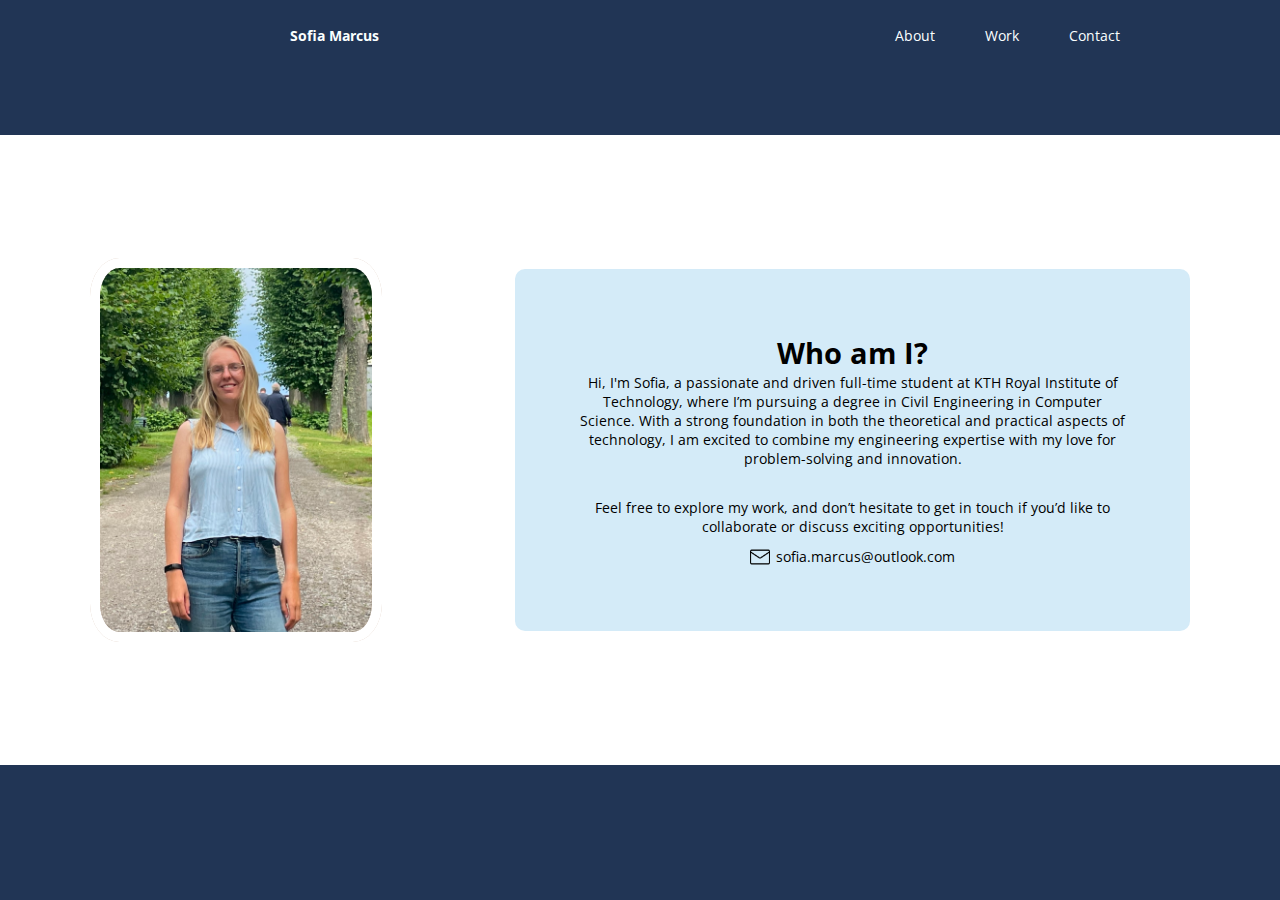
<file: index.html>
<!DOCTYPE html>
<html lang="en">
<head>
    <meta charset="UTF-8">
    <meta name="viewport" content="width=device-width, initial-scale=1.0">
    <title>Sofia Marcus</title>
    <link rel="icon" href="Images/me.jpg" type="image/x-icon"> <!-- Needs to be fixed-->
    <link rel="stylesheet" href="css/styles.css">
</head>
<body>
    <header>
        <nav>
            <ul class="nav-left">
                <li><h3><span>&nbsp;Sofia&nbsp;Marcus</span></h3></li>
            </ul>
            <ul class="nav-right">
                <li><a href="./index.html">About</a></li>
                <li><a href="./work.html">Work</a></li>
                <li><a href="mailto:sofia.marcus@outlook.com">Contact</a></li>
            </ul>
        </nav>
    </header>
    <main>
        <section id="intro" class="container">
            <div class="column-2-1">
                <img id="sofia_main" src="Images/me.jpg" alt="A picture of Sofia">
            </div>
            <div class="column-2-2">
                <h1>Who am I?</h1>
                <p>Hi, I'm Sofia, a passionate and driven full-time student at KTH Royal Institute of Technology, 
                    where I’m pursuing a degree in Civil Engineering in Computer Science. With a strong 
                    foundation in both the theoretical and practical aspects of technology, I am excited to combine my 
                    engineering expertise with my love for problem-solving and innovation.
                </p>
                <p><br>Feel free to explore my work, and don’t hesitate to get in touch if you’d like to collaborate or discuss exciting opportunities!</p>
                <div class="contact-box">
                    <div class="mail-container">
                        <img id="mail_icon" src="Images/mail_icon.png" alt="Mail icon">
                        <a href="mailto:sofia.marcus@outlook.com">
                            <span>sofia.marcus@outlook.com</span>
                        </a>
                    </div>
                </div>
            </div>
        </section>

    </main>


</body>

</html>
</file>
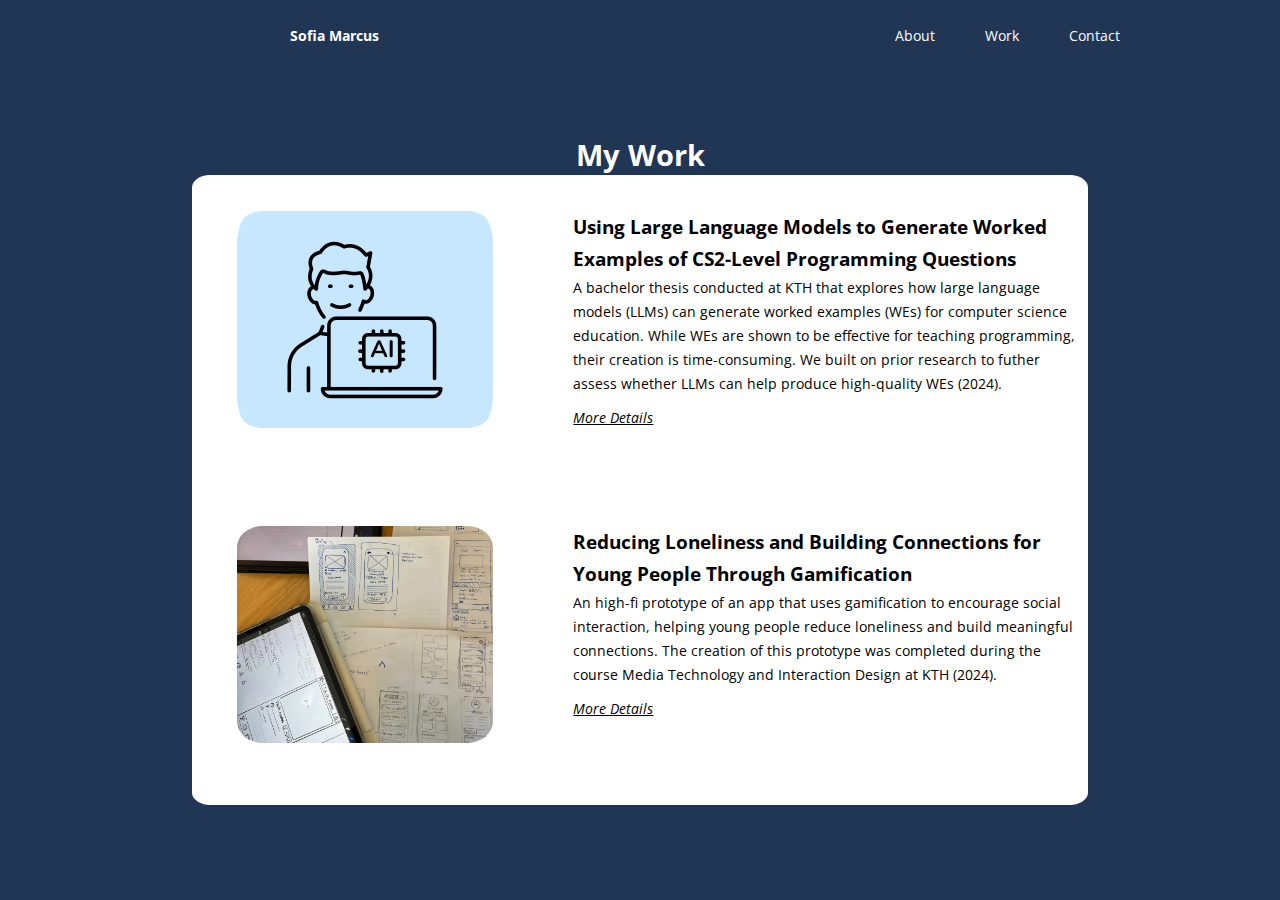
<file: work.html>
<!DOCTYPE html>
<html lang="en">
<head>
    <meta charset="UTF-8">
    <meta name="viewport" content="width=device-width, initial-scale=1.0">
    <title>Sofia Marcus</title>
    <link rel="icon" href="Images/me.jpg" type="image/x-icon"> <!-- Needs to be fixed-->
    <link rel="stylesheet" href="css/styles.css">
</head>
<body>
    <header>
        <nav>
            <ul class="nav-left">
                <li><h3><span>&nbsp;Sofia&nbsp;Marcus</span></h3></li>
            </ul>
            <ul class="nav-right">
                <li><a href="./index.html">About</a></li>
                <li><a href="./work.html">Work</a></li>
                <li><a href="mailto:sofia.marcus@outlook.com">Contact</a></li>
            </ul>
        </nav>
    </header>
    <main>
        <div class="title">
            <h1>My Work</h1>
        </div>
        <section id="projects_list">
            <section id="project2" class="short_section">
                <div class="container columns">
                    <div class="column-2_3-1">
                        <img class="image-cover" src="Images/ai.png" alt="human next to computer showing the text AI">
                    </div>
                    <div class="column-2_3-2">
                        <a id="KEX"><h2> Using Large Language Models to Generate Worked Examples of CS2-Level Programming Questions </h2></a>
                        <p>A bachelor thesis conducted at KTH that explores how large language models (LLMs) can generate worked examples (WEs) for 
                            computer science education. While WEs are shown to be effective for teaching programming, their creation is 
                            time-consuming. We built on prior research to futher assess whether LLMs can help produce high-quality WEs (2024).</p>
                        <a target="_blank" rel="noopener noreferrer" href="https://kth.diva-portal.org/smash/record.jsf?pid=diva2%3A1886538&dswid=-6095"><i><u>More Details</u></i></a>
                    </div> 
                </div>
            </section>
            <section id="project1" class="short_section">
                <div class="container columns">
                    <div class="column-2_3-1">
                        <img class="image-cover" src="Images/project1.png" alt="scethces for a prototype of an app">
                    </div>
                    <div class="column-2_3-2">
                        <h2>Reducing Loneliness and Building Connections for Young People Through Gamification</h2>
                        <p>An high-fi prototype of an app that uses gamification to encourage social interaction, helping young people reduce 
                            loneliness and build meaningful connections. The creation of this prototype was completed during the course Media Technology and Interaction Design at KTH (2024). </p>
                        <a target="_blank" rel="noopener noreferrer" href="Projects/project1.pdf"><i><u>More Details</u></i></a>
                    </div> 
                </div>
            </section>
        </section>
    </main>
</body>
</html>
</file>
<file: css/styles.css>
/* font */
@import url('https://fonts.googleapis.com/css2?family=Open+Sans&display=swap');

*{
    padding: 0;
    margin: 0;
    font-family: "Open Sans",Arial, sans-serif;
    box-sizing: border-box;
    font-size: 1.1vw;

}

* h1{
  font-size: 2.3vw;
}

* h2{
  font-size: 1.5vw;
}

header {
    height: 15vh;
}

header nav ul {
    list-style: none;
    display:inline-flex;
    margin-top: 2%;
    margin-bottom: 1.5%;
    gap: 40%;
}

a{
    text-decoration: none;
    color: #FBFFFF;
}

p{
    margin-bottom: 2%;
}
    
.nav-right {
    margin-left: 40%;
}
.nav-left {
    margin-left: 2%;
    color: #FBFFFF;
}

section {
    height: 70vh;
    
}

.short_section {
    height: 35vh;
}

.title{
    display: flex;
    justify-content: center;
    align-items: center;
    color: white;
}

#intro {
    background-size: 100%;
    background-color: white;
    display: flex;
    justify-content: center;
    align-items: center;
    gap: 8%;
}

#projects_list{
    background-size: 100%;
    background-color: white;
    color: black;
    margin-left: 15vw;
    margin-right: 15vw;
    border-radius: 2%;
    max-width: 100%;
    overflow-y: scroll;
}

.image-cover {
    background: white;
    color: black;
    width: 20vw;
    height: 17vw;
    object-fit: cover;
    object-position: center;
    border-radius: 10%;
}

.columns {
    display: flex;
}

.column-2-1 {
    flex: 10%;
    margin-left: 7%;
    display: flex;
    justify-content: center;
    align-items: center;
    background-color: #D8C4B6;
    border-radius: 10%;
}

.column-2-2 {
flex: 60%;
padding: 5%;
background-color: #D4EBF8; 
margin:30px;
border-radius: 10px;
margin-right: 7%;  
}

.column-2_3-1 {
    flex: 25%;
    margin: 4%;
    margin-left: 5%;
}

.column-2_3-2 {
    line-height:1.7;
    flex: 60%;
    text-align: left;
    margin-top: 4%;
    margin-left: 5%;
}

.column-2_3-2 a {
    color: black;
}

#sofia_main {
    height: 30vw;  
    border: 10px solid white;
    border-radius: 10%;
}

.contact-box {
    display: flex;
    justify-content: center;  /* Centers the content horizontally */
    align-items: center;      /* Centers the content vertically */
    margin-top: 2%;           /* Adds some spacing above the box */
}

.contact-box a {
    color: inherit;
}

.mail-container {
    display: flex;
    align-items: center;  
    gap: 0.5vw;    
}

#mail_icon {
    height: 1.5vw;
    width: 1.5vw;
}

span {
    font-size: 1.1vw;
}

body {
    margin: 0;
    text-align: center;
    background-color: #213555;
    color: black;
}
</file>
